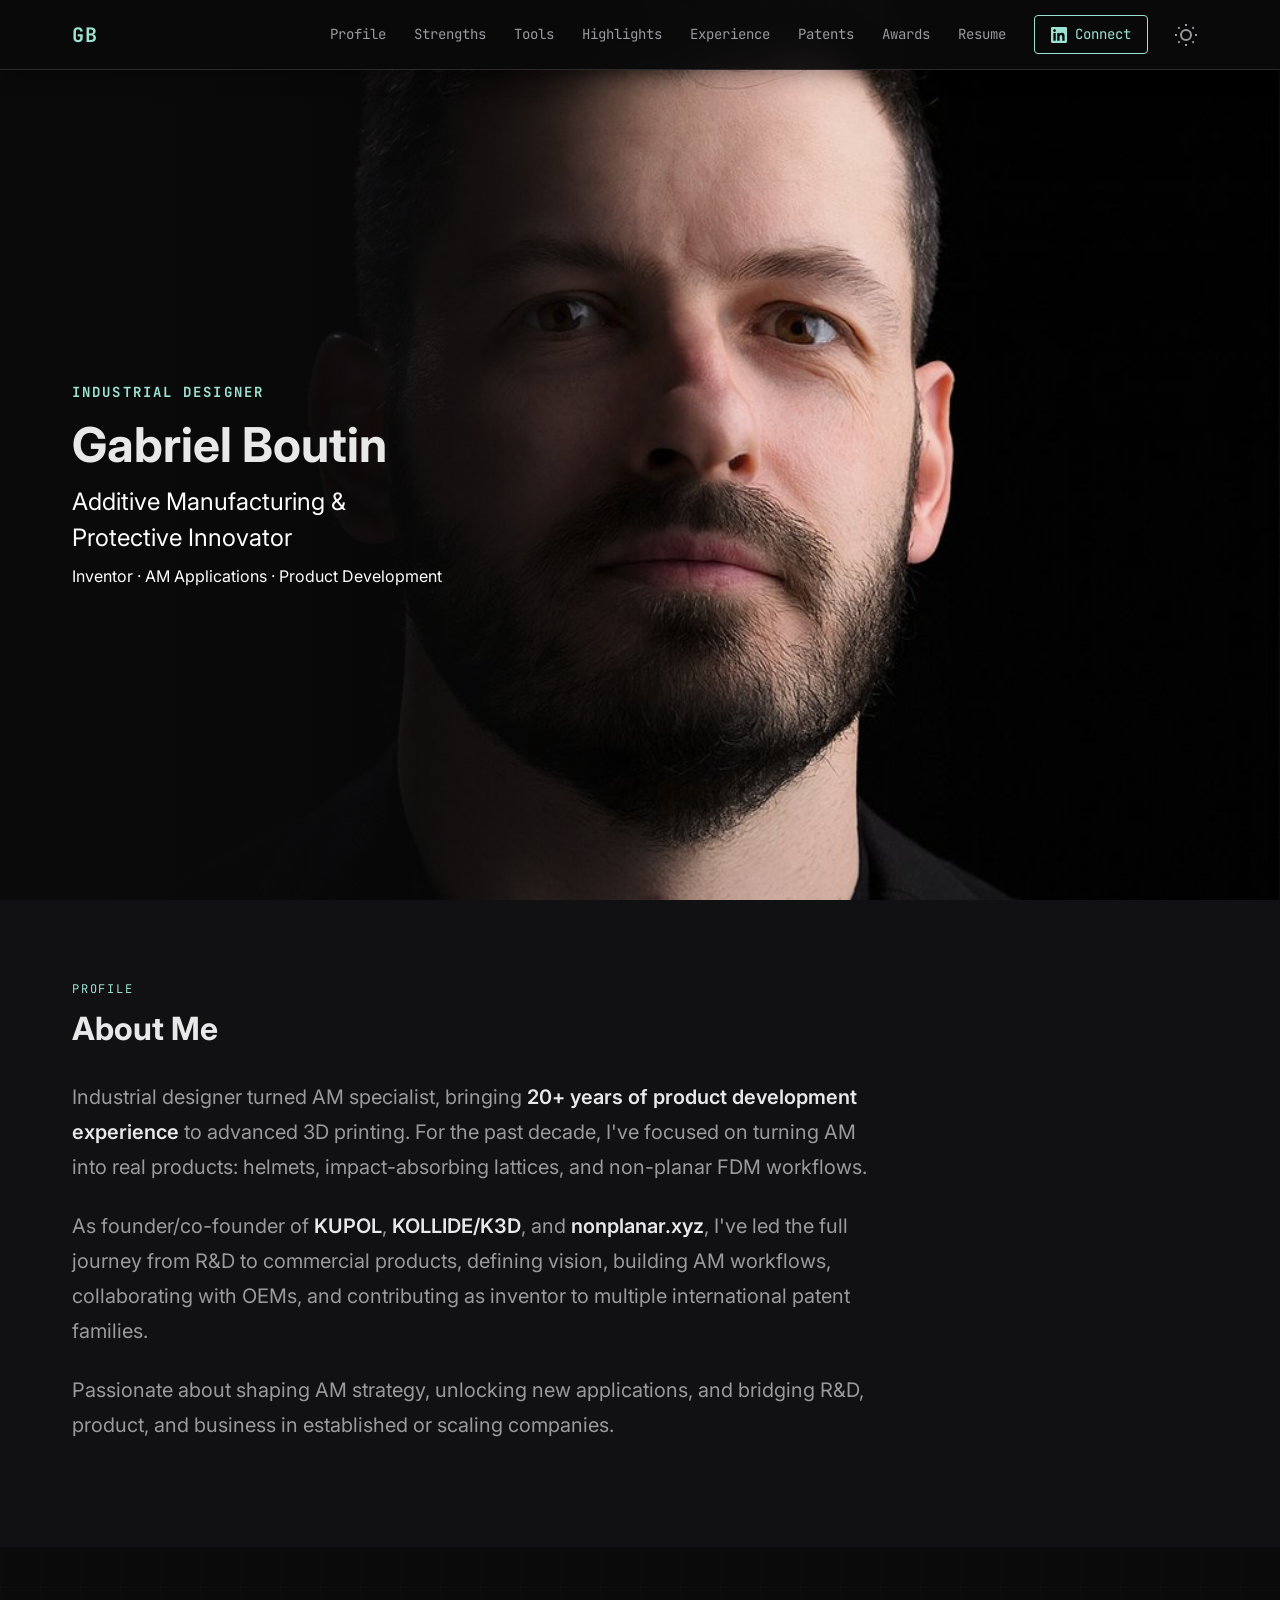
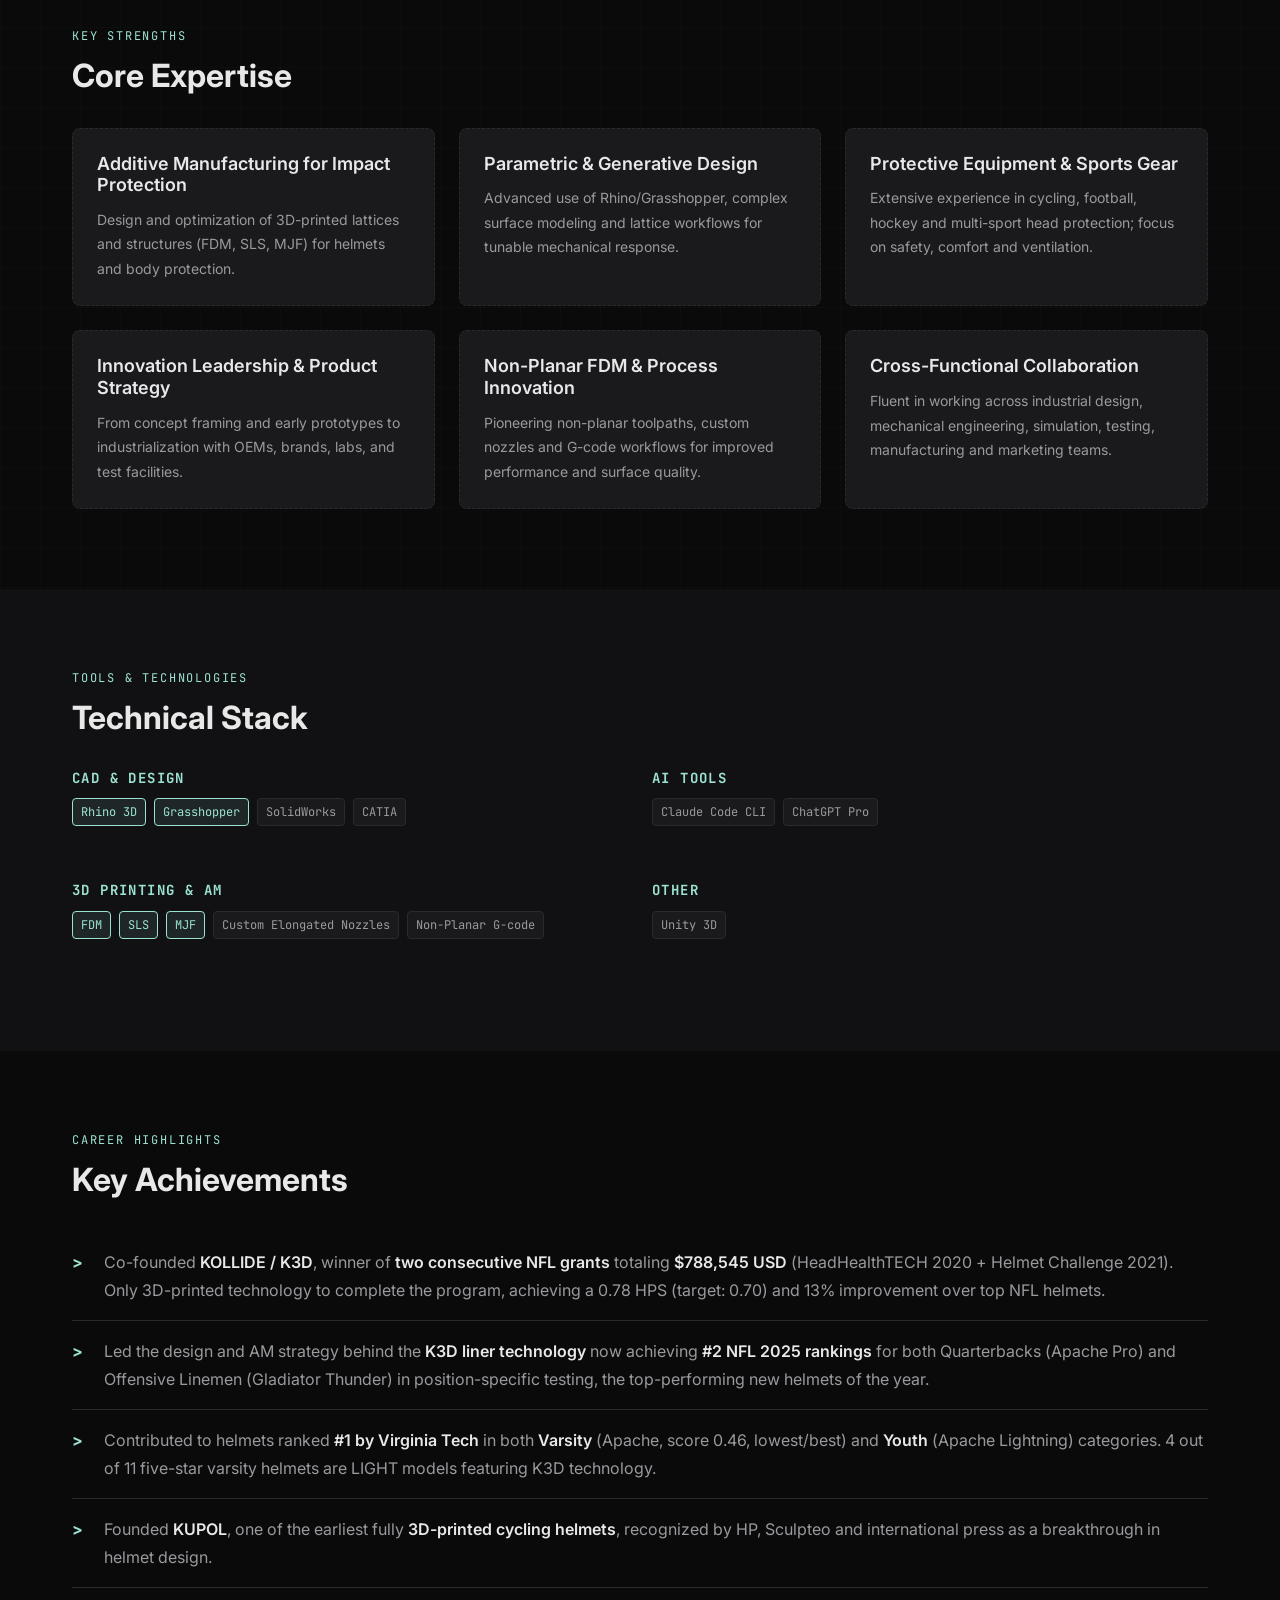
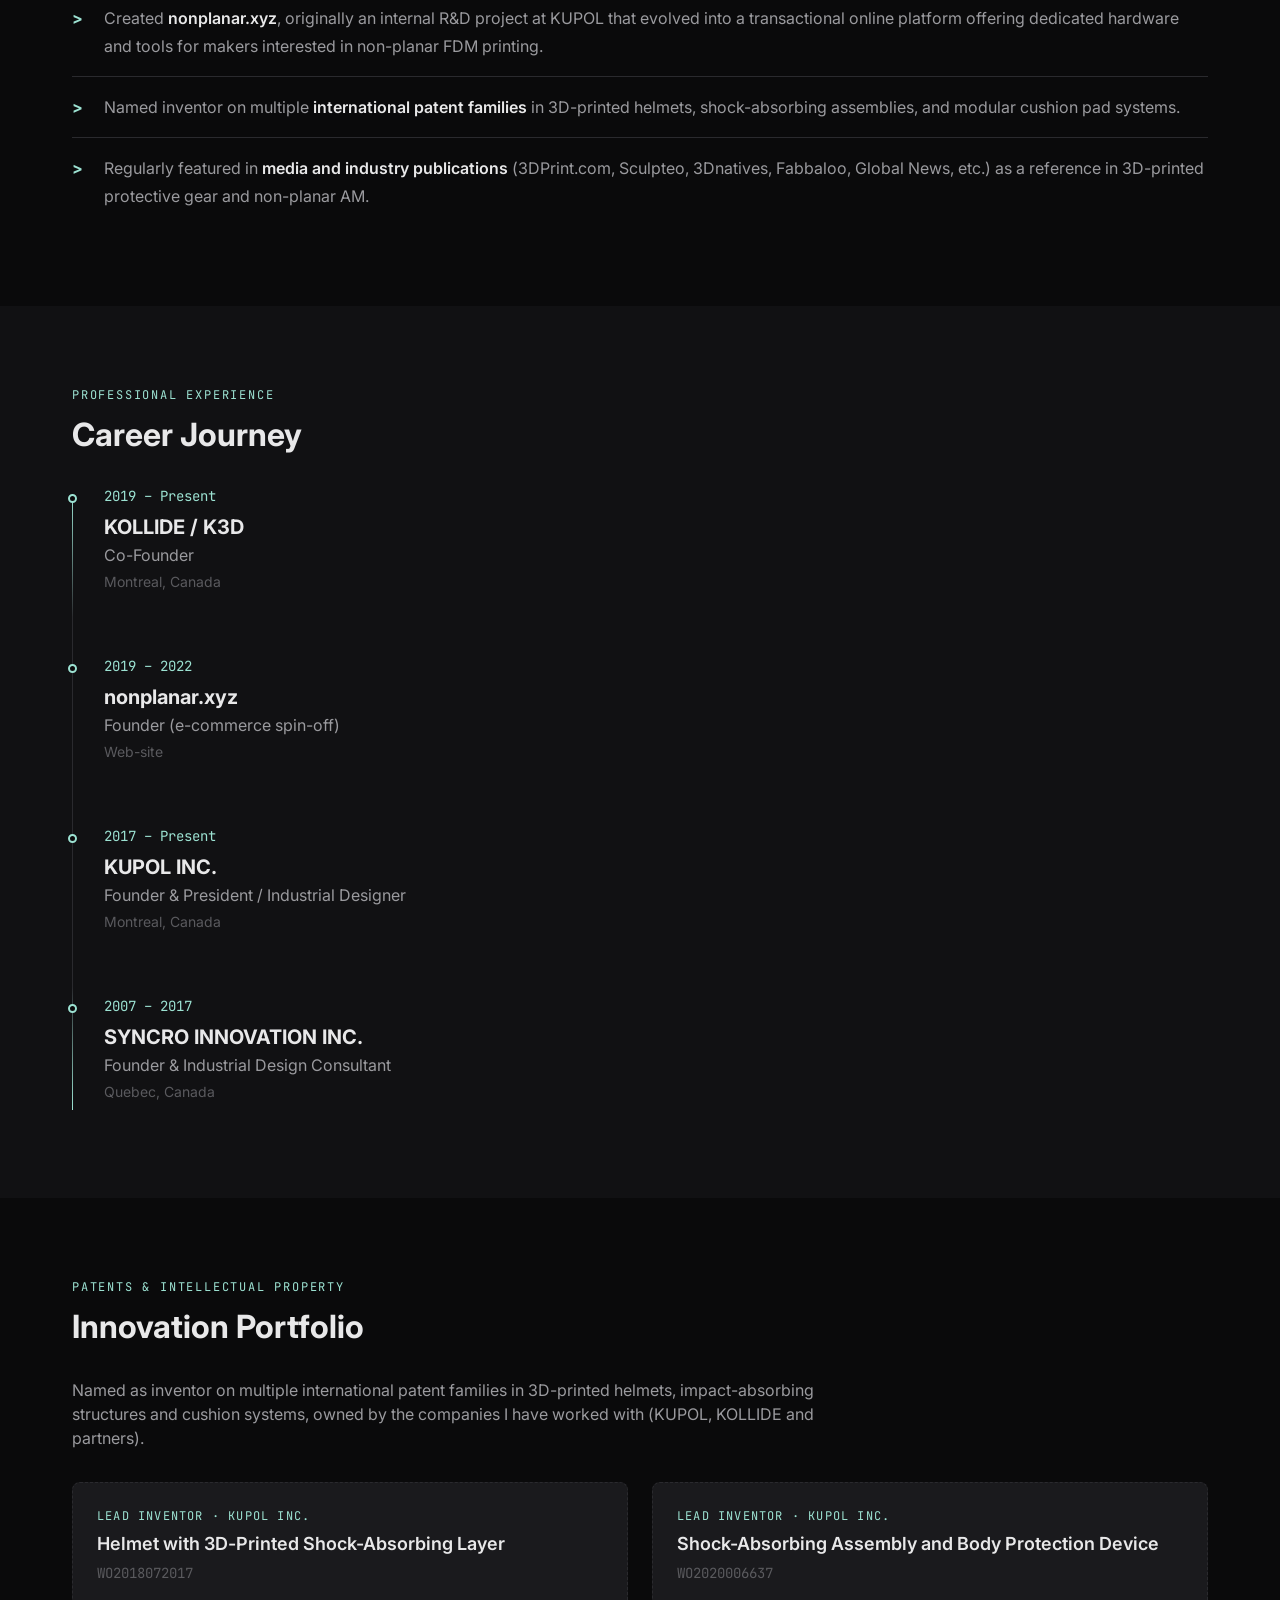
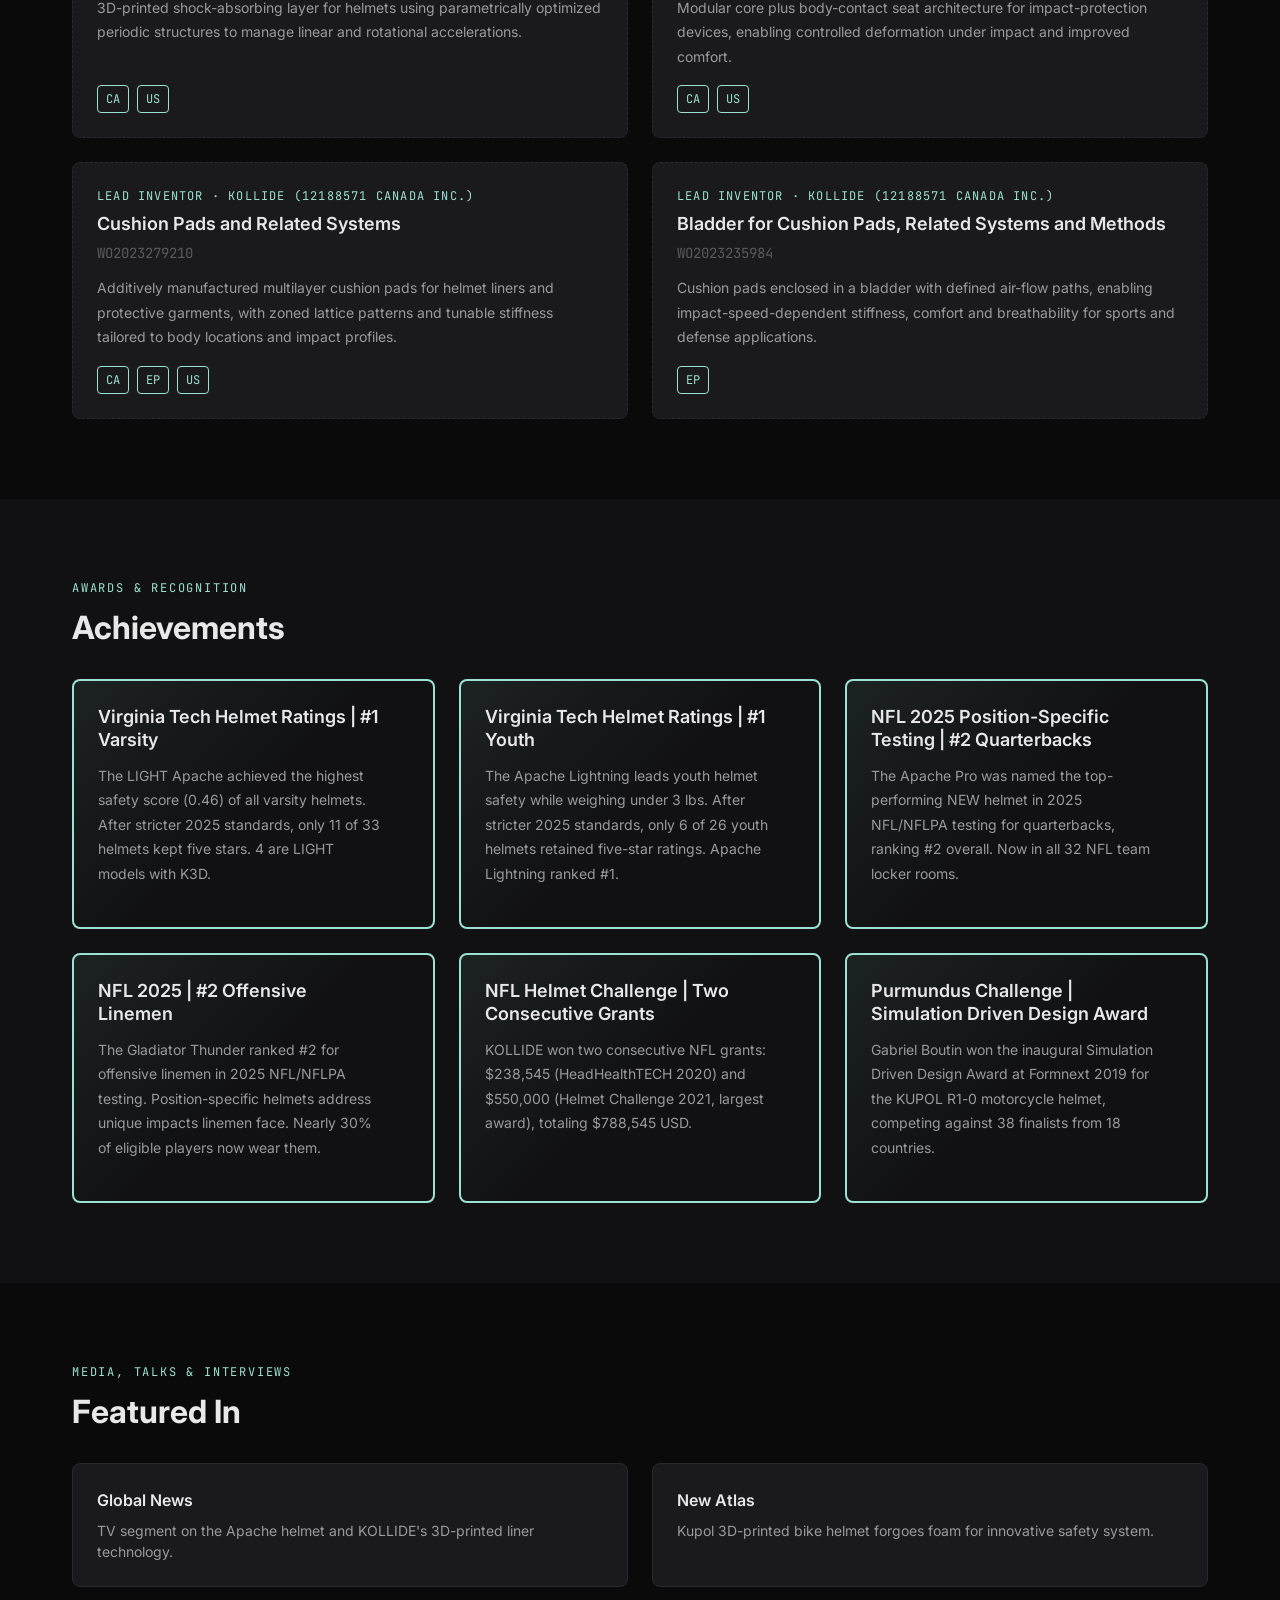
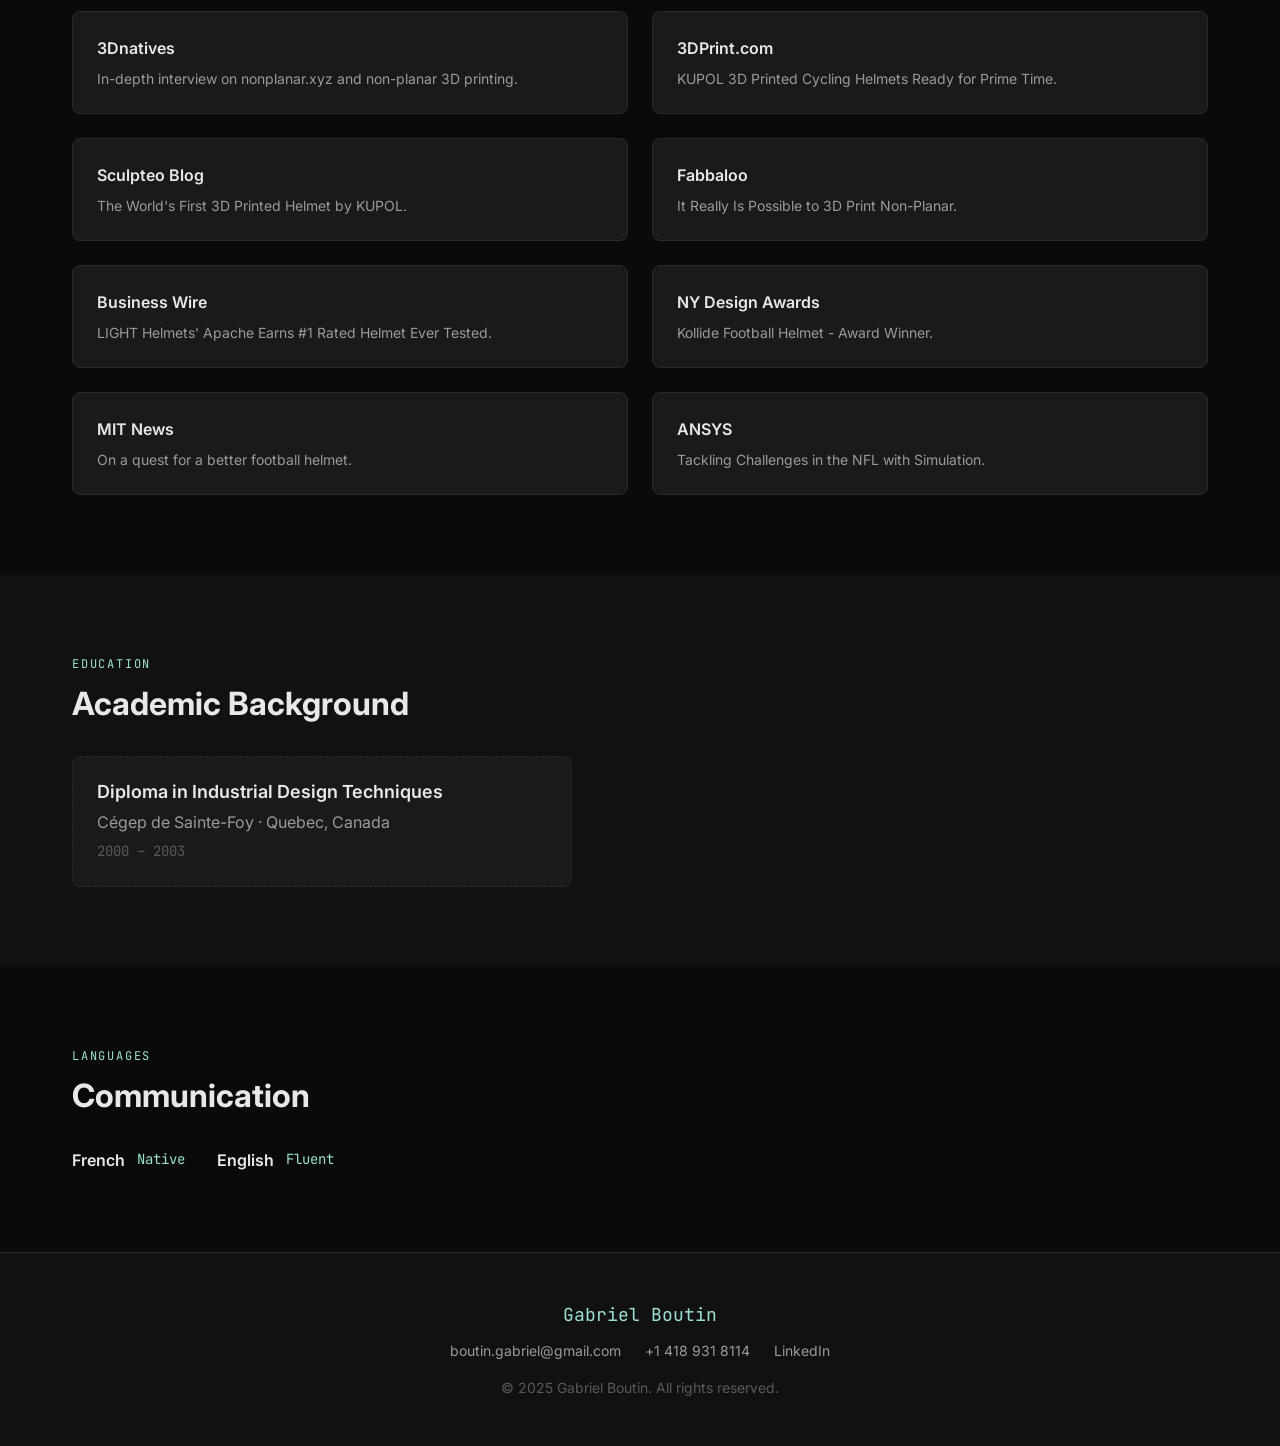
<file: index.html>
<!DOCTYPE html>
<html lang="en">
<head>
  <meta charset="UTF-8">
  <meta name="viewport" content="width=device-width, initial-scale=1.0">
  <title>Gabriel Boutin | Additive Manufacturing & Protective Gear Innovator</title>
  <meta name="description" content="Industrial designer and entrepreneur with 10+ years of experience in additive manufacturing, specializing in 3D-printed protective equipment, impact-absorbing lattices, and non-planar FDM workflows.">

  <!-- Canonical URL -->
  <link rel="canonical" href="https://gabrielboutin.com/">

  <!-- Open Graph -->
  <meta property="og:title" content="Gabriel Boutin | Additive Manufacturing & Protective Gear Innovator">
  <meta property="og:description" content="Industrial designer and entrepreneur with 10+ years of experience in additive manufacturing, specializing in 3D-printed protective equipment and impact-absorbing lattices.">
  <meta property="og:type" content="website">
  <meta property="og:url" content="https://gabrielboutin.com/">
  <meta property="og:image" content="https://gabrielboutin.com/images/portrait_optimized.jpg">
  <meta property="og:locale" content="en_US">
  <meta property="og:site_name" content="Gabriel Boutin">

  <!-- Twitter Card -->
  <meta name="twitter:card" content="summary_large_image">
  <meta name="twitter:title" content="Gabriel Boutin | Additive Manufacturing & Protective Gear Innovator">
  <meta name="twitter:description" content="Industrial designer and entrepreneur with 10+ years of experience in additive manufacturing.">
  <meta name="twitter:image" content="https://gabrielboutin.com/images/portrait_optimized.jpg">

  <!-- Favicon -->
  <link rel="icon" type="image/svg+xml" href="data:image/svg+xml,<svg xmlns='http://www.w3.org/2000/svg' viewBox='0 0 100 100'><text x='50' y='55' dominant-baseline='middle' text-anchor='middle' font-family='Arial,sans-serif' font-size='68' font-weight='bold'>GB</text></svg>">

  <!-- Structured Data (JSON-LD) -->
  <script type="application/ld+json">
  {
    "@context": "https://schema.org",
    "@type": "Person",
    "name": "Gabriel Boutin",
    "url": "https://gabrielboutin.com",
    "image": "https://gabrielboutin.com/images/portrait_optimized.jpg",
    "jobTitle": "Additive Manufacturing Specialist & Co-Founder",
    "worksFor": {
      "@type": "Organization",
      "name": "KOLLIDE"
    },
    "description": "Industrial designer and entrepreneur with 20+ years of product development experience, specializing in 3D-printed protective equipment, impact-absorbing lattices, and non-planar FDM workflows.",
    "knowsAbout": ["Additive Manufacturing", "3D Printing", "FDM", "SLS", "MJF", "Industrial Design", "Protective Equipment", "Helmet Design", "Non-Planar Printing"],
    "alumniOf": {
      "@type": "EducationalOrganization",
      "name": "Cégep de Sainte-Foy"
    },
    "sameAs": [
      "https://www.linkedin.com/in/gabriel-boutin-bb145b26/",
      "https://kollide.ca",
      "https://kupol.ca"
    ]
  }
  </script>

  <!-- Fonts -->
  <link rel="preconnect" href="https://fonts.googleapis.com">
  <link rel="preconnect" href="https://fonts.gstatic.com" crossorigin>
  <link href="https://fonts.googleapis.com/css2?family=Inter:wght@400;500;600;700&family=JetBrains+Mono:wght@400;500&display=swap" rel="stylesheet">

  <!-- Styles -->
  <link rel="stylesheet" href="css/main.css">
</head>
<body>
  <!-- Scroll Progress Bar -->
  <div class="scroll-progress" id="scroll-progress"></div>

  <!-- Skip Link -->
  <a href="#main" class="sr-only">Skip to main content</a>

  <!-- Navigation -->
  <nav class="nav" id="nav">
    <div class="container nav__inner">
      <a href="#home" class="nav__brand">
        <span class="nav__logo">GB</span>
      </a>

      <button class="nav__toggle" aria-label="Toggle menu" aria-expanded="false">
        <span class="nav__hamburger"></span>
      </button>

      <ul class="nav__menu" id="nav-menu">
        <li><a href="#profile" class="nav__link">Profile</a></li>
        <li><a href="#strengths" class="nav__link">Strengths</a></li>
        <li><a href="#tools" class="nav__link">Tools</a></li>
        <li><a href="#highlights" class="nav__link">Highlights</a></li>
        <li><a href="#experience" class="nav__link">Experience</a></li>
        <li><a href="#patents" class="nav__link">Patents</a></li>
        <li><a href="#awards" class="nav__link">Awards</a></li>
        <li><a href="/resume.html" class="nav__link">Resume</a></li>
      </ul>

      <a href="https://www.linkedin.com/in/gabriel-boutin-bb145b26/" target="_blank" rel="noopener" class="nav__contact" aria-label="Connect on LinkedIn">
        <svg xmlns="http://www.w3.org/2000/svg" viewBox="0 0 24 24" fill="currentColor"><path d="M20.447 20.452h-3.554v-5.569c0-1.328-.027-3.037-1.852-3.037-1.853 0-2.136 1.445-2.136 2.939v5.667H9.351V9h3.414v1.561h.046c.477-.9 1.637-1.85 3.37-1.85 3.601 0 4.267 2.37 4.267 5.455v6.286zM5.337 7.433c-1.144 0-2.063-.926-2.063-2.065 0-1.138.92-2.063 2.063-2.063 1.14 0 2.064.925 2.064 2.063 0 1.139-.925 2.065-2.064 2.065zm1.782 13.019H3.555V9h3.564v11.452zM22.225 0H1.771C.792 0 0 .774 0 1.729v20.542C0 23.227.792 24 1.771 24h20.451C23.2 24 24 23.227 24 22.271V1.729C24 .774 23.2 0 22.222 0h.003z"/></svg>
        <span class="nav__contact-text">Connect</span>
      </a>

      <button class="theme-toggle" id="theme-toggle" aria-label="Toggle dark/light mode">
        <svg class="theme-toggle__icon theme-toggle__icon--sun" viewBox="0 0 24 24" fill="none" stroke="currentColor" stroke-width="2">
          <circle cx="12" cy="12" r="5"/>
          <path d="M12 1v2M12 21v2M4.22 4.22l1.42 1.42M18.36 18.36l1.42 1.42M1 12h2M21 12h2M4.22 19.78l1.42-1.42M18.36 5.64l1.42-1.42"/>
        </svg>
        <svg class="theme-toggle__icon theme-toggle__icon--moon" viewBox="0 0 24 24" fill="none" stroke="currentColor" stroke-width="2">
          <path d="M21 12.79A9 9 0 1 1 11.21 3 7 7 0 0 0 21 12.79z"/>
        </svg>
      </button>
    </div>
  </nav>

  <main id="main">
    <!-- Hero Section -->
    <header class="hero" id="home">
      <!-- Background images for smooth crossfade -->
      <div class="hero__bg-dark"></div>
      <div class="hero__bg-light"></div>
      <!-- Overlays for text readability -->
      <div class="hero__overlay-dark"></div>
      <div class="hero__overlay-light"></div>

      <div class="container">
        <div class="hero__content">
          <span class="hero__label text-accent">Industrial Designer</span>
          <h1 class="hero__title">Gabriel Boutin</h1>
          <p class="hero__subtitle">Additive Manufacturing &<br>Protective Innovator</p>
          <p class="hero__tagline">Inventor · AM Applications · Product Development</p>

                  </div>
        </div>
    </header>

    <!-- Profile Section -->
    <section class="section section--alt" id="profile">
      <div class="container">
        <span class="section__label">Profile</span>
        <h2 class="section__title">About Me</h2>

        <div class="profile__text">
          <p>Industrial designer turned AM specialist, bringing <strong>20+ years of product development experience</strong> to advanced 3D printing. For the past decade, I've focused on turning AM into real products: helmets, impact-absorbing lattices, and non-planar FDM workflows.</p>

          <p>As founder/co-founder of <strong>KUPOL</strong>, <strong>KOLLIDE/K3D</strong>, and <strong>nonplanar.xyz</strong>, I've led the full journey from R&D to commercial products, defining vision, building AM workflows, collaborating with OEMs, and contributing as inventor to multiple international patent families.</p>

          <p>Passionate about shaping AM strategy, unlocking new applications, and bridging R&D, product, and business in established or scaling companies.</p>
        </div>
      </div>
    </section>

    <!-- Key Strengths Section -->
    <section class="section section--grid" id="strengths">
      <div class="container">
        <span class="section__label">Key Strengths</span>
        <h2 class="section__title">Core Expertise</h2>

        <div class="grid grid--3col">
          <article class="card card--technical">
            <h3 class="card__title">Additive Manufacturing for Impact Protection</h3>
            <p class="card__content">Design and optimization of 3D-printed lattices and structures (FDM, SLS, MJF) for helmets and body protection.</p>
          </article>

          <article class="card card--technical">
            <h3 class="card__title">Parametric & Generative Design</h3>
            <p class="card__content">Advanced use of Rhino/Grasshopper, complex surface modeling and lattice workflows for tunable mechanical response.</p>
          </article>

          <article class="card card--technical">
            <h3 class="card__title">Protective Equipment & Sports Gear</h3>
            <p class="card__content">Extensive experience in cycling, football, hockey and multi-sport head protection; focus on safety, comfort and ventilation.</p>
          </article>

          <article class="card card--technical">
            <h3 class="card__title">Innovation Leadership & Product Strategy</h3>
            <p class="card__content">From concept framing and early prototypes to industrialization with OEMs, brands, labs, and test facilities.</p>
          </article>

          <article class="card card--technical">
            <h3 class="card__title">Non-Planar FDM & Process Innovation</h3>
            <p class="card__content">Pioneering non-planar toolpaths, custom nozzles and G-code workflows for improved performance and surface quality.</p>
          </article>

          <article class="card card--technical">
            <h3 class="card__title">Cross-Functional Collaboration</h3>
            <p class="card__content">Fluent in working across industrial design, mechanical engineering, simulation, testing, manufacturing and marketing teams.</p>
          </article>
        </div>
      </div>
    </section>

    <!-- Tools & Technologies Section -->
    <section class="section section--alt" id="tools">
      <div class="container">
        <span class="section__label">Tools & Technologies</span>
        <h2 class="section__title">Technical Stack</h2>

        <div class="grid grid--2col">
          <div class="tools-category">
            <h3 class="tools-category__title">CAD & Design</h3>
            <div class="tags">
              <a href="https://www.rhino3d.com/" target="_blank" rel="noopener" class="expandable"><span class="tag tag--highlight">Rhino 3D</span></a>
              <a href="https://www.grasshopper3d.com/" target="_blank" rel="noopener" class="expandable"><span class="tag tag--highlight">Grasshopper</span></a>
              <a href="https://www.solidworks.com/" target="_blank" rel="noopener" class="expandable"><span class="tag">SolidWorks</span></a>
              <a href="https://www.3ds.com/products/catia" target="_blank" rel="noopener" class="expandable"><span class="tag">CATIA</span></a>
            </div>
          </div>

          <div class="tools-category">
            <h3 class="tools-category__title">AI Tools</h3>
            <div class="tags">
              <a href="https://docs.anthropic.com/en/docs/claude-code" target="_blank" rel="noopener" class="expandable"><span class="tag">Claude Code CLI</span></a>
              <a href="https://openai.com/chatgpt" target="_blank" rel="noopener" class="expandable"><span class="tag">ChatGPT Pro</span></a>
            </div>
          </div>

          <div class="tools-category">
            <h3 class="tools-category__title">3D Printing & AM</h3>
            <div class="tags">
              <a href="https://en.wikipedia.org/wiki/Fused_filament_fabrication" target="_blank" rel="noopener" class="expandable"><span class="tag tag--highlight">FDM</span></a>
              <a href="https://en.wikipedia.org/wiki/Selective_laser_sintering" target="_blank" rel="noopener" class="expandable"><span class="tag tag--highlight">SLS</span></a>
              <a href="https://en.wikipedia.org/wiki/Multi_Jet_Fusion" target="_blank" rel="noopener" class="expandable"><span class="tag tag--highlight">MJF</span></a>
              <a href="https://nonplanar.xyz" target="_blank" rel="noopener" class="expandable"><span class="tag">Custom Elongated Nozzles</span></a>
              <a href="https://www.nonplanar.xyz/g-codes" target="_blank" rel="noopener" class="expandable"><span class="tag">Non-Planar G-code</span></a>
            </div>
          </div>

          <div class="tools-category">
            <h3 class="tools-category__title">Other</h3>
            <div class="tags">
              <a href="https://unity.com/" target="_blank" rel="noopener" class="expandable"><span class="tag">Unity 3D</span></a>
            </div>
          </div>
        </div>
      </div>
    </section>

    <!-- Career Highlights Section -->
    <section class="section" id="highlights">
      <div class="container">
        <span class="section__label">Career Highlights</span>
        <h2 class="section__title">Key Achievements</h2>

        <ul class="highlight-list">
          <li class="highlight-list__item">
            <a href="https://www.nfl.com/playerhealthandsafety/equipment-and-innovation/innovation-challenges/nfl-helmet-challenge-raises-the-bar-for-helmet-technology-and-performance-awards" target="_blank" rel="noopener" class="expandable">Co-founded <strong>KOLLIDE / K3D</strong>, winner of <strong>two consecutive NFL grants</strong> totaling <strong>$788,545 USD</strong> (HeadHealthTECH 2020 + Helmet Challenge 2021). Only 3D-printed technology to complete the program, achieving a 0.78 HPS (target: 0.70) and 13% improvement over top NFL helmets.</a>
          </li>
          <li class="highlight-list__item">
            <a href="https://www.nfl.com/playerhealthandsafety/equipment-and-innovation/equipment-testing/helmet-laboratory-testing-performance-results" target="_blank" rel="noopener" class="expandable">Led the design and AM strategy behind the <strong>K3D liner technology</strong> now achieving <strong>#2 NFL 2025 rankings</strong> for both Quarterbacks (Apache Pro) and Offensive Linemen (Gladiator Thunder) in position-specific testing, the top-performing new helmets of the year.</a>
          </li>
          <li class="highlight-list__item">
            <a href="https://www.helmet.beam.vt.edu/" target="_blank" rel="noopener" class="expandable">Contributed to helmets ranked <strong>#1 by Virginia Tech</strong> in both <strong>Varsity</strong> (Apache, score 0.46, lowest/best) and <strong>Youth</strong> (Apache Lightning) categories. 4 out of 11 five-star varsity helmets are LIGHT models featuring K3D technology.</a>
          </li>
          <li class="highlight-list__item">
            <a href="https://www.sculpteo.com/blog/2018/10/19/the-world-first-3d-printed-helmet-by-kupol/" target="_blank" rel="noopener" class="expandable">Founded <strong>KUPOL</strong>, one of the earliest fully <strong>3D-printed cycling helmets</strong>, recognized by HP, Sculpteo and international press as a breakthrough in helmet design.</a>
          </li>
          <li class="highlight-list__item">
            <a href="https://www.3dnatives.com/en/nonplanar-xyz-interview-080420204/" target="_blank" rel="noopener" class="expandable">Created <strong>nonplanar.xyz</strong>, originally an internal R&D project at KUPOL that evolved into a transactional online platform offering dedicated hardware and tools for makers interested in non-planar FDM printing.</a>
          </li>
          <li class="highlight-list__item">
            <a href="https://patents.google.com/?q=helmet+cushion+pad+3d+printed" target="_blank" rel="noopener" class="expandable">Named inventor on multiple <strong>international patent families</strong> in 3D-printed helmets, shock-absorbing assemblies, and modular cushion pad systems.</a>
          </li>
          <li class="highlight-list__item">
            <a href="https://3dprint.com/221323/kupol-3d-printed-cycling-helmets-ready-for-prime-time/" target="_blank" rel="noopener" class="expandable">Regularly featured in <strong>media and industry publications</strong> (3DPrint.com, Sculpteo, 3Dnatives, Fabbaloo, Global News, etc.) as a reference in 3D-printed protective gear and non-planar AM.</a>
          </li>
        </ul>
      </div>
    </section>

    <!-- Professional Experience Section -->
    <section class="section section--alt" id="experience">
      <div class="container">
        <span class="section__label">Professional Experience</span>
        <h2 class="section__title">Career Journey</h2>

        <div class="timeline">
          <!-- KOLLIDE / K3D -->
          <article class="timeline__item expandable">
            <span class="timeline__date">2019 – Present</span>
            <h3 class="timeline__title"><a href="https://kollide.ca" target="_blank" rel="noopener">KOLLIDE / K3D <svg xmlns="http://www.w3.org/2000/svg" width="14" height="14" viewBox="0 0 24 24" fill="none" stroke="currentColor" stroke-width="2" stroke-linecap="round" stroke-linejoin="round"><path d="M18 13v6a2 2 0 0 1-2 2H5a2 2 0 0 1-2-2V8a2 2 0 0 1 2-2h6"/><polyline points="15 3 21 3 21 9"/><line x1="10" x2="21" y1="14" y2="3"/></svg></a></h3>
            <span class="timeline__role">Co-Founder</span>
            <span class="timeline__location">Montreal, Canada</span>
            <div class="timeline__details">
              <p class="timeline__description">KOLLIDE is a Montreal-based collective and company focused on developing advanced 3D-printed football helmet technology. K3D is the 3D-printed liner platform developed within KOLLIDE.</p>
              <ul class="timeline__list">
                <li>Led the <strong>3D printing strategy and parametric design workflows</strong> for football helmet liners and related impact systems.</li>
                <li>Developed and refined <strong>3D lattice architectures</strong> tuned for specific impact zones, player positions and comfort requirements.</li>
                <li>Guided the design of the <strong>K3D liner technology</strong> integrated into commercial football helmets (LIGHT helmets), now achieving <strong>#2 NFL 2025 position-specific rankings</strong> (QB and OL) and <strong>#1 Virginia Tech ratings</strong> in Varsity and Youth categories.</li>
                <li>Contributed to helmets representing <strong>4 out of 11 five-star varsity helmets</strong> in Virginia Tech's updated 2025 rating system.</li>
                <li>Worked closely with simulation teams, material experts and testing partners to iterate rapidly between design, print and impact test.</li>
                <li>Contributed as inventor to <strong>patent families</strong> on cushion pads and bladder systems for helmets and other protective equipment.</li>
                <li>Represented KOLLIDE in media and industry events, explaining the technology behind 3D-printed helmet liners and their benefits for player safety.</li>
              </ul>
            </div>
          </article>

          <!-- nonplanar.xyz -->
          <article class="timeline__item expandable">
            <span class="timeline__date">2019 – 2022</span>
            <h3 class="timeline__title"><a href="https://nonplanar.xyz" target="_blank" rel="noopener">nonplanar.xyz <svg xmlns="http://www.w3.org/2000/svg" width="14" height="14" viewBox="0 0 24 24" fill="none" stroke="currentColor" stroke-width="2" stroke-linecap="round" stroke-linejoin="round"><path d="M18 13v6a2 2 0 0 1-2 2H5a2 2 0 0 1-2-2V8a2 2 0 0 1 2-2h6"/><polyline points="15 3 21 3 21 9"/><line x1="10" x2="21" y1="14" y2="3"/></svg></a></h3>
            <span class="timeline__role">Founder (e-commerce spin-off)</span>
            <span class="timeline__location">Web-site</span>
            <div class="timeline__details">
              <p class="timeline__description">nonplanar.xyz started as an internal R&D project at KUPOL and evolved into a transactional online platform offering tools for makers interested in non-planar FDM printing.</p>
              <ul class="timeline__list">
                <li>Developed and productized <strong>dedicated hardware and tools</strong> for non-planar printing (elongated nozzles, accessories, example G-code and workflows).</li>
                <li>Launched and operated an <strong>online shop</strong> targeting the maker and 3D-printing enthusiast community, providing ready-to-use products for non-planar FDM experiments.</li>
                <li>Created educational content and documentation to help users adopt non-planar workflows on standard desktop 3D printers.</li>
                <li>Positioned nonplanar.xyz as a recognizable reference for non-planar printing within the AM and maker communities.</li>
              </ul>
            </div>
          </article>

          <!-- KUPOL -->
          <article class="timeline__item expandable">
            <span class="timeline__date">2017 – Present</span>
            <h3 class="timeline__title"><a href="https://kupol.ca" target="_blank" rel="noopener">KUPOL INC. <svg xmlns="http://www.w3.org/2000/svg" width="14" height="14" viewBox="0 0 24 24" fill="none" stroke="currentColor" stroke-width="2" stroke-linecap="round" stroke-linejoin="round"><path d="M18 13v6a2 2 0 0 1-2 2H5a2 2 0 0 1-2-2V8a2 2 0 0 1 2-2h6"/><polyline points="15 3 21 3 21 9"/><line x1="10" x2="21" y1="14" y2="3"/></svg></a></h3>
            <span class="timeline__role">Founder & President / Industrial Designer</span>
            <span class="timeline__location">Montreal, Canada</span>
            <div class="timeline__details">
              <p class="timeline__description">KUPOL develops innovative helmets and protective structures using 3D printing as a core technology.</p>
              <ul class="timeline__list">
                <li>Conceived and developed one of the <strong>first fully 3D-printed bike helmets</strong>, integrating a multi-layer energy management system and complex lattice structures.</li>
                <li>Led the end-to-end product development: industrial design, CAD, lattice design, integration of straps and retention systems, ventilation strategy and overall product architecture.</li>
                <li>Collaborated with <strong>HP and Sculpteo</strong> to validate production workflows using MJF (Multi Jet Fusion) technology and to showcase KUPOL as a case study in advanced 3D-printed helmets.</li>
                <li>Created and refined 3D-printed structures for other applications (e.g., insoles, body protection concepts).</li>
                <li><strong>Incubated nonplanar.xyz</strong> as an internal KUPOL R&D initiative, which later evolved into an independent transactional online platform for makers focused on non-planar FDM printing.</li>
                <li>Contributed as inventor to <strong>patent families</strong> covering 3D-printed helmets and shock-absorbing assemblies.</li>
              </ul>
            </div>
          </article>

          <!-- SYNCRO -->
          <article class="timeline__item expandable">
            <span class="timeline__date">2007 – 2017</span>
            <h3 class="timeline__title">SYNCRO INNOVATION INC.</h3>
            <span class="timeline__role">Founder & Industrial Design Consultant</span>
            <span class="timeline__location">Quebec, Canada</span>
            <div class="timeline__details">
              <p class="timeline__description">Independent industrial design consultancy focused on product design, surface modeling and visualization.</p>
              <ul class="timeline__list">
                <li>Provided <strong>industrial design and CAD services</strong> to clients in various sectors, including sports equipment and consumer products.</li>
                <li>Developed strong expertise in complex surface modeling and high-quality 3D visualization.</li>
                <li>Explored emerging <strong>additive manufacturing</strong> technologies, which directly led to the creation of KUPOL and later KOLLIDE/K3D.</li>
                <li>Managed client relationships, project scopes and small multidisciplinary teams.</li>
              </ul>
            </div>
          </article>
        </div>
      </div>
    </section>

    <!-- Patents Section -->
    <section class="section" id="patents">
      <div class="container">
        <span class="section__label">Patents & Intellectual Property</span>
        <h2 class="section__title">Innovation Portfolio</h2>

        <p class="text-secondary" style="margin-bottom: var(--space-6); max-width: 800px;">Named as inventor on multiple international patent families in 3D-printed helmets, impact-absorbing structures and cushion systems, owned by the companies I have worked with (KUPOL, KOLLIDE and partners).</p>

        <div class="grid grid--2col">
          <a href="https://patents.google.com/patent/WO2018072017A1" target="_blank" rel="noopener" class="patent-card expandable">
            <span class="patent-card__role font-mono text-accent">Lead Inventor · KUPOL INC.</span>
            <h3 class="patent-card__title">Helmet with 3D-Printed Shock-Absorbing Layer</h3>
            <span class="patent-card__number font-mono text-muted">WO2018072017 <svg xmlns="http://www.w3.org/2000/svg" width="12" height="12" viewBox="0 0 24 24" fill="none" stroke="currentColor" stroke-width="2" stroke-linecap="round" stroke-linejoin="round"><path d="M18 13v6a2 2 0 0 1-2 2H5a2 2 0 0 1-2-2V8a2 2 0 0 1 2-2h6"/><polyline points="15 3 21 3 21 9"/><line x1="10" x2="21" y1="14" y2="3"/></svg></span>
            <p class="patent-card__description">3D-printed shock-absorbing layer for helmets using parametrically optimized periodic structures to manage linear and rotational accelerations.</p>
            <div class="patent-card__jurisdictions">
              <span class="tag tag--accent">CA</span>
              <span class="tag tag--accent">US</span>
            </div>
          </a>

          <a href="https://patents.google.com/patent/WO2020006637A1" target="_blank" rel="noopener" class="patent-card expandable">
            <span class="patent-card__role font-mono text-accent">Lead Inventor · KUPOL INC.</span>
            <h3 class="patent-card__title">Shock-Absorbing Assembly and Body Protection Device</h3>
            <span class="patent-card__number font-mono text-muted">WO2020006637 <svg xmlns="http://www.w3.org/2000/svg" width="12" height="12" viewBox="0 0 24 24" fill="none" stroke="currentColor" stroke-width="2" stroke-linecap="round" stroke-linejoin="round"><path d="M18 13v6a2 2 0 0 1-2 2H5a2 2 0 0 1-2-2V8a2 2 0 0 1 2-2h6"/><polyline points="15 3 21 3 21 9"/><line x1="10" x2="21" y1="14" y2="3"/></svg></span>
            <p class="patent-card__description">Modular core plus body-contact seat architecture for impact-protection devices, enabling controlled deformation under impact and improved comfort.</p>
            <div class="patent-card__jurisdictions">
              <span class="tag tag--accent">CA</span>
              <span class="tag tag--accent">US</span>
            </div>
          </a>

          <a href="https://patents.google.com/patent/WO2023279210A1" target="_blank" rel="noopener" class="patent-card expandable">
            <span class="patent-card__role font-mono text-accent">Lead Inventor · KOLLIDE (12188571 CANADA INC.)</span>
            <h3 class="patent-card__title">Cushion Pads and Related Systems</h3>
            <span class="patent-card__number font-mono text-muted">WO2023279210 <svg xmlns="http://www.w3.org/2000/svg" width="12" height="12" viewBox="0 0 24 24" fill="none" stroke="currentColor" stroke-width="2" stroke-linecap="round" stroke-linejoin="round"><path d="M18 13v6a2 2 0 0 1-2 2H5a2 2 0 0 1-2-2V8a2 2 0 0 1 2-2h6"/><polyline points="15 3 21 3 21 9"/><line x1="10" x2="21" y1="14" y2="3"/></svg></span>
            <p class="patent-card__description">Additively manufactured multilayer cushion pads for helmet liners and protective garments, with zoned lattice patterns and tunable stiffness tailored to body locations and impact profiles.</p>
            <div class="patent-card__jurisdictions">
              <span class="tag tag--accent">CA</span>
              <span class="tag tag--accent">EP</span>
              <span class="tag tag--accent">US</span>
            </div>
          </a>

          <a href="https://patents.google.com/patent/WO2023235984A1" target="_blank" rel="noopener" class="patent-card expandable">
            <span class="patent-card__role font-mono text-accent">Lead Inventor · KOLLIDE (12188571 CANADA INC.)</span>
            <h3 class="patent-card__title">Bladder for Cushion Pads, Related Systems and Methods</h3>
            <span class="patent-card__number font-mono text-muted">WO2023235984 <svg xmlns="http://www.w3.org/2000/svg" width="12" height="12" viewBox="0 0 24 24" fill="none" stroke="currentColor" stroke-width="2" stroke-linecap="round" stroke-linejoin="round"><path d="M18 13v6a2 2 0 0 1-2 2H5a2 2 0 0 1-2-2V8a2 2 0 0 1 2-2h6"/><polyline points="15 3 21 3 21 9"/><line x1="10" x2="21" y1="14" y2="3"/></svg></span>
            <p class="patent-card__description">Cushion pads enclosed in a bladder with defined air-flow paths, enabling impact-speed-dependent stiffness, comfort and breathability for sports and defense applications.</p>
            <div class="patent-card__jurisdictions">
              <span class="tag tag--accent">EP</span>
            </div>
          </a>
        </div>
      </div>
    </section>

    <!-- Awards Section -->
    <section class="section section--alt" id="awards">
      <div class="container">
        <span class="section__label">Awards & Recognition</span>
        <h2 class="section__title">Achievements</h2>

        <div class="grid grid--3col">
          <a href="https://www.helmet.beam.vt.edu/varsity-football-helmet-ratings.html" target="_blank" rel="noopener" class="award-card award-card--featured expandable">
            <h3 class="award-card__title">Virginia Tech Helmet Ratings | #1 Varsity</h3>
            <p class="award-card__description">The LIGHT Apache achieved the highest safety score (0.46) of all varsity helmets. After stricter 2025 standards, only 11 of 33 helmets kept five stars. 4 are LIGHT models with K3D.</p>
            <div class="card-detail">
              <svg class="award-card__icon" xmlns="http://www.w3.org/2000/svg" width="14" height="14" viewBox="0 0 24 24" fill="none" stroke="currentColor" stroke-width="2" stroke-linecap="round" stroke-linejoin="round"><path d="M18 13v6a2 2 0 0 1-2 2H5a2 2 0 0 1-2-2V8a2 2 0 0 1 2-2h6"/><polyline points="15 3 21 3 21 9"/><line x1="10" x2="21" y1="14" y2="3"/></svg>
              <span class="card-detail__date">2025 · Independent Safety Validation</span>
              <p class="card-detail__excerpt">K3D's 3D-printed lattice structures absorb impact through controlled deformation, dissipating energy layer by layer. 40% lighter than traditional foam helmets while reducing significantly more impact energy.</p>
            </div>
          </a>

          <a href="https://www.helmet.beam.vt.edu/youth-football-helmet-ratings.html" target="_blank" rel="noopener" class="award-card award-card--featured expandable">
            <h3 class="award-card__title">Virginia Tech Helmet Ratings | #1 Youth</h3>
            <p class="award-card__description">The Apache Lightning leads youth helmet safety while weighing under 3 lbs. After stricter 2025 standards, only 6 of 26 youth helmets retained five-star ratings. Apache Lightning ranked #1.</p>
            <div class="card-detail">
              <svg class="award-card__icon" xmlns="http://www.w3.org/2000/svg" width="14" height="14" viewBox="0 0 24 24" fill="none" stroke="currentColor" stroke-width="2" stroke-linecap="round" stroke-linejoin="round"><path d="M18 13v6a2 2 0 0 1-2 2H5a2 2 0 0 1-2-2V8a2 2 0 0 1 2-2h6"/><polyline points="15 3 21 3 21 9"/><line x1="10" x2="21" y1="14" y2="3"/></svg>
              <span class="card-detail__date">2025 · Independent Safety Validation</span>
              <p class="card-detail__excerpt">Features next-gen EPP pods for top-tier protection, ventilation, and comfort. The lightest five-star youth helmet available, helping young athletes stay agile while maximizing safety.</p>
            </div>
          </a>

          <a href="https://www.nfl.com/playerhealthandsafety/equipment-and-innovation/equipment-testing/helmet-laboratory-testing-performance-results" target="_blank" rel="noopener" class="award-card award-card--featured expandable">
            <h3 class="award-card__title">NFL 2025 Position-Specific Testing | #2 Quarterbacks</h3>
            <p class="award-card__description">The Apache Pro was named the top-performing NEW helmet in 2025 NFL/NFLPA testing for quarterbacks, ranking #2 overall. Now in all 32 NFL team locker rooms.</p>
            <div class="card-detail">
              <svg class="award-card__icon" xmlns="http://www.w3.org/2000/svg" width="14" height="14" viewBox="0 0 24 24" fill="none" stroke="currentColor" stroke-width="2" stroke-linecap="round" stroke-linejoin="round"><path d="M18 13v6a2 2 0 0 1-2 2H5a2 2 0 0 1-2-2V8a2 2 0 0 1 2-2h6"/><polyline points="15 3 21 3 21 9"/><line x1="10" x2="21" y1="14" y2="3"/></svg>
              <span class="card-detail__date">2025 · NFL/NFLPA Laboratory Testing</span>
              <p class="card-detail__excerpt">Equipped with 20 customizable impact zones and 3D-printed pods. The technology behind it contributed to 2024 recording the fewest concussions in NFL history, a 17% reduction from 2023.</p>
            </div>
          </a>

          <a href="https://www.nfl.com/playerhealthandsafety/equipment-and-innovation/equipment-testing/helmet-laboratory-testing-performance-results" target="_blank" rel="noopener" class="award-card award-card--featured expandable">
            <h3 class="award-card__title">NFL 2025 | #2 Offensive Linemen</h3>
            <p class="award-card__description">The Gladiator Thunder ranked #2 for offensive linemen in 2025 NFL/NFLPA testing. Position-specific helmets address unique impacts linemen face. Nearly 30% of eligible players now wear them.</p>
            <div class="card-detail">
              <svg class="award-card__icon" xmlns="http://www.w3.org/2000/svg" width="14" height="14" viewBox="0 0 24 24" fill="none" stroke="currentColor" stroke-width="2" stroke-linecap="round" stroke-linejoin="round"><path d="M18 13v6a2 2 0 0 1-2 2H5a2 2 0 0 1-2-2V8a2 2 0 0 1 2-2h6"/><polyline points="15 3 21 3 21 9"/><line x1="10" x2="21" y1="14" y2="3"/></svg>
              <span class="card-detail__date">2025 · NFL/NFLPA Laboratory Testing</span>
              <p class="card-detail__excerpt">Developed using K3D's advanced simulation tools to recreate and optimize for the specific impacts linemen experience. Weighs up to 40% less than competitors, reducing kinetic energy in collisions.</p>
            </div>
          </a>

          <a href="https://www.nfl.com/playerhealthandsafety/equipment-and-innovation/innovation-challenges/nfl-helmet-challenge-raises-the-bar-for-helmet-technology-and-performance-awards" target="_blank" rel="noopener" class="award-card award-card--featured expandable">
            <h3 class="award-card__title">NFL Helmet Challenge | Two Consecutive Grants</h3>
            <p class="award-card__description">KOLLIDE won two consecutive NFL grants: $238,545 (HeadHealthTECH 2020) and $550,000 (Helmet Challenge 2021, largest award), totaling $788,545 USD.</p>
            <div class="card-detail">
              <svg class="award-card__icon" xmlns="http://www.w3.org/2000/svg" width="14" height="14" viewBox="0 0 24 24" fill="none" stroke="currentColor" stroke-width="2" stroke-linecap="round" stroke-linejoin="round"><path d="M18 13v6a2 2 0 0 1-2 2H5a2 2 0 0 1-2-2V8a2 2 0 0 1 2-2h6"/><polyline points="15 3 21 3 21 9"/><line x1="10" x2="21" y1="14" y2="3"/></svg>
              <span class="card-detail__date">2020–2021 · Two Consecutive Grants ($788,545)</span>
              <p class="card-detail__excerpt">The winning design features 95 unique mesh pads, each optimized for different impact types. This technology now powers LIGHT helmets present in all 32 NFL locker rooms and ~100 NCAA programs.</p>
            </div>
          </a>

          <a href="https://www.tctmagazine.com/stealth-key-4d-3d-printed-rocket-purmundus/" target="_blank" rel="noopener" class="award-card award-card--featured expandable">
            <h3 class="award-card__title">Purmundus Challenge | Simulation Driven Design Award</h3>
            <p class="award-card__description">Gabriel Boutin won the inaugural Simulation Driven Design Award at Formnext 2019 for the KUPOL R1-0 motorcycle helmet, competing against 38 finalists from 18 countries.</p>
            <div class="card-detail">
              <svg class="award-card__icon" xmlns="http://www.w3.org/2000/svg" width="14" height="14" viewBox="0 0 24 24" fill="none" stroke="currentColor" stroke-width="2" stroke-linecap="round" stroke-linejoin="round"><path d="M18 13v6a2 2 0 0 1-2 2H5a2 2 0 0 1-2-2V8a2 2 0 0 1 2-2h6"/><polyline points="15 3 21 3 21 9"/><line x1="10" x2="21" y1="14" y2="3"/></svg>
              <span class="card-detail__date">Formnext 2019 · Frankfurt, Germany</span>
              <p class="card-detail__excerpt">The KUPOL R1-0 achieved sub-15mm protective padding thickness using TPU, a breakthrough impossible with traditional manufacturing. Five complete units print in just 12 hours on HP Jet Fusion.</p>
            </div>
          </a>
        </div>
      </div>
    </section>

    <!-- Media Section -->
    <section class="section" id="media">
      <div class="container">
        <span class="section__label">Media, Talks & Interviews</span>
        <h2 class="section__title">Featured In</h2>

        <div class="grid grid--2col">
          <a href="https://globalnews.ca/video/10932366/montreal-based-company-kollide-launches-new-apache-helmet" target="_blank" rel="noopener" class="media-list__item media-list__item--link expandable">
            <span class="media-list__outlet">Global News <svg class="media-list__icon" xmlns="http://www.w3.org/2000/svg" width="14" height="14" viewBox="0 0 24 24" fill="none" stroke="currentColor" stroke-width="2" stroke-linecap="round" stroke-linejoin="round"><path d="M18 13v6a2 2 0 0 1-2 2H5a2 2 0 0 1-2-2V8a2 2 0 0 1 2-2h6"/><polyline points="15 3 21 3 21 9"/><line x1="10" x2="21" y1="14" y2="3"/></svg></span>
            <p class="media-list__description">TV segment on the Apache helmet and KOLLIDE's 3D-printed liner technology.</p>
            <div class="card-detail">
              <span class="card-detail__date">2024</span>
              <p class="card-detail__excerpt">Montreal-based company KOLLIDE launches the Apache helmet featuring revolutionary 3D-printed liner technology, now rated #1 by Virginia Tech (Varsity and Youth) and #2 in NFL 2025 position-specific testing.</p>
            </div>
          </a>

          <a href="https://newatlas.com/kupol-3d-printed-bike-helmet/56580/" target="_blank" rel="noopener" class="media-list__item media-list__item--link expandable">
            <span class="media-list__outlet">New Atlas <svg class="media-list__icon" xmlns="http://www.w3.org/2000/svg" width="14" height="14" viewBox="0 0 24 24" fill="none" stroke="currentColor" stroke-width="2" stroke-linecap="round" stroke-linejoin="round"><path d="M18 13v6a2 2 0 0 1-2 2H5a2 2 0 0 1-2-2V8a2 2 0 0 1 2-2h6"/><polyline points="15 3 21 3 21 9"/><line x1="10" x2="21" y1="14" y2="3"/></svg></span>
            <p class="media-list__description">Kupol 3D-printed bike helmet forgoes foam for innovative safety system.</p>
            <div class="card-detail">
              <span class="card-detail__date">October 2018</span>
              <p class="card-detail__excerpt">Australian tech publication coverage of Gabriel Boutin's revolutionary Kupol helmet featuring the KOLLIDE Safety System with 3D-printed structure.</p>
            </div>
          </a>

          <a href="https://www.3dnatives.com/en/nonplanar-xyz-interview-080420204/" target="_blank" rel="noopener" class="media-list__item media-list__item--link expandable">
            <span class="media-list__outlet">3Dnatives <svg class="media-list__icon" xmlns="http://www.w3.org/2000/svg" width="14" height="14" viewBox="0 0 24 24" fill="none" stroke="currentColor" stroke-width="2" stroke-linecap="round" stroke-linejoin="round"><path d="M18 13v6a2 2 0 0 1-2 2H5a2 2 0 0 1-2-2V8a2 2 0 0 1 2-2h6"/><polyline points="15 3 21 3 21 9"/><line x1="10" x2="21" y1="14" y2="3"/></svg></span>
            <p class="media-list__description">In-depth interview on nonplanar.xyz and non-planar 3D printing.</p>
            <div class="card-detail">
              <span class="card-detail__date">April 2020</span>
              <p class="card-detail__excerpt">"Layers are meant to fly!" Interview with Gabriel Boutin about reinventing FDM printing by exploiting the Z-axis and enabling curved layer paths.</p>
            </div>
          </a>

          <a href="https://3dprint.com/221323/kupol-3d-printed-cycling-helmets-ready-for-prime-time/" target="_blank" rel="noopener" class="media-list__item media-list__item--link expandable">
            <span class="media-list__outlet">3DPrint.com <svg class="media-list__icon" xmlns="http://www.w3.org/2000/svg" width="14" height="14" viewBox="0 0 24 24" fill="none" stroke="currentColor" stroke-width="2" stroke-linecap="round" stroke-linejoin="round"><path d="M18 13v6a2 2 0 0 1-2 2H5a2 2 0 0 1-2-2V8a2 2 0 0 1 2-2h6"/><polyline points="15 3 21 3 21 9"/><line x1="10" x2="21" y1="14" y2="3"/></svg></span>
            <p class="media-list__description">KUPOL 3D Printed Cycling Helmets Ready for Prime Time.</p>
            <div class="card-detail">
              <span class="card-detail__date">August 2018</span>
              <p class="card-detail__excerpt">KUPOL bicycle helmets take advantage of 3D printing to offer novel structures that absorb impacts while providing superior comfort and ventilation.</p>
            </div>
          </a>

          <a href="https://www.sculpteo.com/blog/2018/10/19/the-world-first-3d-printed-helmet-by-kupol/" target="_blank" rel="noopener" class="media-list__item media-list__item--link expandable">
            <span class="media-list__outlet">Sculpteo Blog <svg class="media-list__icon" xmlns="http://www.w3.org/2000/svg" width="14" height="14" viewBox="0 0 24 24" fill="none" stroke="currentColor" stroke-width="2" stroke-linecap="round" stroke-linejoin="round"><path d="M18 13v6a2 2 0 0 1-2 2H5a2 2 0 0 1-2-2V8a2 2 0 0 1 2-2h6"/><polyline points="15 3 21 3 21 9"/><line x1="10" x2="21" y1="14" y2="3"/></svg></span>
            <p class="media-list__description">The World's First 3D Printed Helmet by KUPOL.</p>
            <div class="card-detail">
              <span class="card-detail__date">October 2018</span>
              <p class="card-detail__excerpt">Canadian start-up KUPOL joins forces with Sculpteo to develop a unique cycle helmet using HP Multi Jet Fusion technology for improved safety and comfort.</p>
            </div>
          </a>

          <a href="https://www.fabbaloo.com/2020/09/it-really-is-possible-to-3d-print-non-planar" target="_blank" rel="noopener" class="media-list__item media-list__item--link expandable">
            <span class="media-list__outlet">Fabbaloo <svg class="media-list__icon" xmlns="http://www.w3.org/2000/svg" width="14" height="14" viewBox="0 0 24 24" fill="none" stroke="currentColor" stroke-width="2" stroke-linecap="round" stroke-linejoin="round"><path d="M18 13v6a2 2 0 0 1-2 2H5a2 2 0 0 1-2-2V8a2 2 0 0 1 2-2h6"/><polyline points="15 3 21 3 21 9"/><line x1="10" x2="21" y1="14" y2="3"/></svg></span>
            <p class="media-list__description">It Really Is Possible to 3D Print Non-Planar.</p>
            <div class="card-detail">
              <span class="card-detail__date">September 2020</span>
              <p class="card-detail__excerpt">Coverage of nonplanar.xyz demonstrating that non-planar 3D printing is achievable on standard desktop FDM printers with the right tools and techniques.</p>
            </div>
          </a>

          <a href="https://www.businesswire.com/news/home/20241206780585/en/LIGHT-Helmets-Apache-Earns-1-Rated-Helmet-Ever-Tested" target="_blank" rel="noopener" class="media-list__item media-list__item--link expandable">
            <span class="media-list__outlet">Business Wire <svg class="media-list__icon" xmlns="http://www.w3.org/2000/svg" width="14" height="14" viewBox="0 0 24 24" fill="none" stroke="currentColor" stroke-width="2" stroke-linecap="round" stroke-linejoin="round"><path d="M18 13v6a2 2 0 0 1-2 2H5a2 2 0 0 1-2-2V8a2 2 0 0 1 2-2h6"/><polyline points="15 3 21 3 21 9"/><line x1="10" x2="21" y1="14" y2="3"/></svg></span>
            <p class="media-list__description">LIGHT Helmets' Apache Earns #1 Rated Helmet Ever Tested.</p>
            <div class="card-detail">
              <span class="card-detail__date">December 2024</span>
              <p class="card-detail__excerpt">Apache helmet featuring KOLLIDE's 3D-printed technology earns the highest rating ever recorded by Virginia Tech's renowned helmet-testing lab.</p>
            </div>
          </a>

          <a href="https://nydesignawards.com/winner-info.php?id=1110" target="_blank" rel="noopener" class="media-list__item media-list__item--link expandable">
            <span class="media-list__outlet">NY Design Awards <svg class="media-list__icon" xmlns="http://www.w3.org/2000/svg" width="14" height="14" viewBox="0 0 24 24" fill="none" stroke="currentColor" stroke-width="2" stroke-linecap="round" stroke-linejoin="round"><path d="M18 13v6a2 2 0 0 1-2 2H5a2 2 0 0 1-2-2V8a2 2 0 0 1 2-2h6"/><polyline points="15 3 21 3 21 9"/><line x1="10" x2="21" y1="14" y2="3"/></svg></span>
            <p class="media-list__description">Kollide Football Helmet - Award Winner.</p>
            <div class="card-detail">
              <span class="card-detail__date">2022</span>
              <p class="card-detail__excerpt">KOLLIDE's innovative helmet recognized by New York Product Design Awards for pioneering 3D-printed protection technology.</p>
            </div>
          </a>

          <a href="https://news.mit.edu/2025/alumnus-helps-make-safest-football-helmet-ever-tested-0401" target="_blank" rel="noopener" class="media-list__item media-list__item--link expandable">
            <span class="media-list__outlet">MIT News <svg class="media-list__icon" xmlns="http://www.w3.org/2000/svg" width="14" height="14" viewBox="0 0 24 24" fill="none" stroke="currentColor" stroke-width="2" stroke-linecap="round" stroke-linejoin="round"><path d="M18 13v6a2 2 0 0 1-2 2H5a2 2 0 0 1-2-2V8a2 2 0 0 1 2-2h6"/><polyline points="15 3 21 3 21 9"/><line x1="10" x2="21" y1="14" y2="3"/></svg></span>
            <p class="media-list__description">On a quest for a better football helmet.</p>
            <div class="card-detail">
              <span class="card-detail__date">April 2025</span>
              <p class="card-detail__excerpt">MIT News coverage of the safest football helmet ever tested, featuring technology developed in collaboration with KOLLIDE.</p>
            </div>
          </a>

          <a href="https://www.ansys.com/blog/tackling-challenges-in-the-nfl-with-simulation" target="_blank" rel="noopener" class="media-list__item media-list__item--link expandable">
            <span class="media-list__outlet">ANSYS <svg class="media-list__icon" xmlns="http://www.w3.org/2000/svg" width="14" height="14" viewBox="0 0 24 24" fill="none" stroke="currentColor" stroke-width="2" stroke-linecap="round" stroke-linejoin="round"><path d="M18 13v6a2 2 0 0 1-2 2H5a2 2 0 0 1-2-2V8a2 2 0 0 1 2-2h6"/><polyline points="15 3 21 3 21 9"/><line x1="10" x2="21" y1="14" y2="3"/></svg></span>
            <p class="media-list__description">Tackling Challenges in the NFL with Simulation.</p>
            <div class="card-detail">
              <span class="card-detail__date">2021</span>
              <p class="card-detail__excerpt">Engineering simulation software leader ANSYS highlights KOLLIDE's use of advanced simulation tools to optimize helmet safety performance.</p>
            </div>
          </a>
        </div>
      </div>
    </section>

    <!-- Education Section -->
    <section class="section section--alt" id="education">
      <div class="container">
        <span class="section__label">Education</span>
        <h2 class="section__title">Academic Background</h2>

        <article class="education-card">
          <h3 class="education-card__degree">Diploma in Industrial Design Techniques</h3>
          <p class="education-card__school">Cégep de Sainte-Foy · Quebec, Canada</p>
          <span class="education-card__date font-mono">2000 – 2003</span>
        </article>
      </div>
    </section>

    <!-- Languages Section -->
    <section class="section" id="languages">
      <div class="container">
        <span class="section__label">Languages</span>
        <h2 class="section__title">Communication</h2>

        <div class="languages">
          <div class="language">
            <span class="language__name">French</span>
            <span class="language__level">Native</span>
          </div>
          <div class="language">
            <span class="language__name">English</span>
            <span class="language__level">Fluent</span>
          </div>
        </div>
      </div>
    </section>
  </main>

  <!-- Footer -->
  <footer class="footer">
    <div class="container">
      <div class="footer__content">
        <p class="footer__name">Gabriel Boutin</p>
        <div class="footer__links">
          <a href="mailto:boutin.gabriel@gmail.com" class="footer__link">boutin.gabriel@gmail.com</a>
          <a href="tel:+14189318114" class="footer__link">+1 418 931 8114</a>
          <a href="https://linkedin.com/in/gabriel-boutin" class="footer__link" target="_blank" rel="noopener">LinkedIn</a>
        </div>
        <p class="footer__copyright">© 2025 Gabriel Boutin. All rights reserved.</p>
      </div>
    </div>
  </footer>

  <!-- Scroll to Top Button -->
  <button class="scroll-top" id="scroll-top" aria-label="Scroll to top">
    <svg xmlns="http://www.w3.org/2000/svg" width="24" height="24" viewBox="0 0 24 24" fill="none" stroke="currentColor" stroke-width="2" stroke-linecap="round" stroke-linejoin="round"><path d="m18 15-6-6-6 6"/></svg>
  </button>

  <script src="js/main.js"></script>
</body>
</html>
</file>
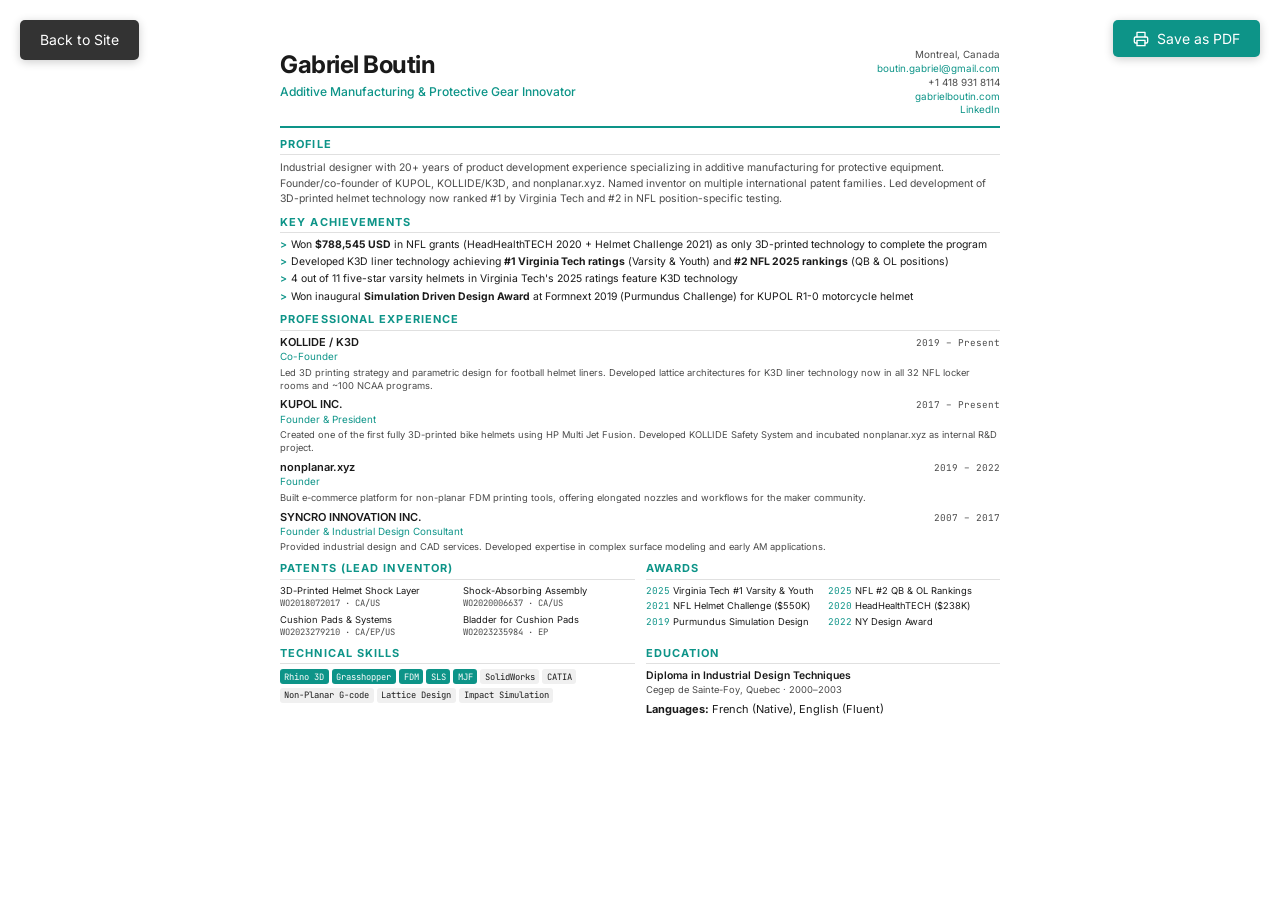
<file: resume.html>
<!DOCTYPE html>
<html lang="en">
<head>
  <meta charset="UTF-8">
  <meta name="viewport" content="width=device-width, initial-scale=1.0">
  <title>Gabriel Boutin | Resume</title>
  <meta name="robots" content="noindex">

  <!-- Fonts -->
  <link rel="preconnect" href="https://fonts.googleapis.com">
  <link rel="preconnect" href="https://fonts.gstatic.com" crossorigin>
  <link href="https://fonts.googleapis.com/css2?family=Inter:wght@400;500;600;700&family=JetBrains+Mono:wght@400;500&display=swap" rel="stylesheet">

  <style>
    :root {
      --color-text: #1a1a1a;
      --color-text-secondary: #4a4a4a;
      --color-accent: #0d9488;
      --color-border: #e0e0e0;
      --font-primary: 'Inter', -apple-system, BlinkMacSystemFont, sans-serif;
      --font-mono: 'JetBrains Mono', monospace;
    }

    * {
      margin: 0;
      padding: 0;
      box-sizing: border-box;
    }

    html {
      font-size: 11px;
    }

    body {
      font-family: var(--font-primary);
      font-size: 1rem;
      line-height: 1.4;
      color: var(--color-text);
      background: white;
      padding: 0.5in;
      max-width: 8.5in;
      margin: 0 auto;
    }

    /* Header */
    .resume-header {
      display: flex;
      justify-content: space-between;
      align-items: flex-start;
      padding-bottom: 0.8rem;
      border-bottom: 2px solid var(--color-accent);
      margin-bottom: 0.8rem;
    }

    .resume-header__name {
      font-size: 2.2rem;
      font-weight: 700;
      color: var(--color-text);
      letter-spacing: -0.02em;
    }

    .resume-header__title {
      font-size: 1.1rem;
      color: var(--color-accent);
      font-weight: 500;
      margin-top: 0.2rem;
    }

    .resume-header__contact {
      text-align: right;
      font-size: 0.9rem;
      color: var(--color-text-secondary);
    }

    .resume-header__contact a {
      color: var(--color-accent);
      text-decoration: none;
    }

    /* Sections */
    .resume-section {
      margin-bottom: 0.7rem;
    }

    .resume-section__title {
      font-size: 1rem;
      font-weight: 700;
      text-transform: uppercase;
      letter-spacing: 0.1em;
      color: var(--color-accent);
      border-bottom: 1px solid var(--color-border);
      padding-bottom: 0.2rem;
      margin-bottom: 0.4rem;
    }

    /* Profile */
    .resume-profile {
      font-size: 0.95rem;
      color: var(--color-text-secondary);
      line-height: 1.5;
    }

    /* Highlights */
    .resume-highlights {
      list-style: none;
    }

    .resume-highlights li {
      position: relative;
      padding-left: 1rem;
      margin-bottom: 0.25rem;
      font-size: 0.95rem;
    }

    .resume-highlights li::before {
      content: '>';
      position: absolute;
      left: 0;
      color: var(--color-accent);
      font-weight: 600;
    }

    /* Experience */
    .resume-job {
      margin-bottom: 0.5rem;
    }

    .resume-job__header {
      display: flex;
      justify-content: space-between;
      align-items: baseline;
    }

    .resume-job__company {
      font-weight: 600;
      font-size: 1rem;
    }

    .resume-job__date {
      font-family: var(--font-mono);
      font-size: 0.85rem;
      color: var(--color-text-secondary);
    }

    .resume-job__role {
      font-size: 0.9rem;
      color: var(--color-accent);
      margin-bottom: 0.15rem;
    }

    .resume-job__description {
      font-size: 0.85rem;
      color: var(--color-text-secondary);
    }

    /* Patents */
    .resume-patents {
      display: grid;
      grid-template-columns: 1fr 1fr;
      gap: 0.3rem 1rem;
    }

    .resume-patent {
      font-size: 0.85rem;
    }

    .resume-patent__number {
      font-family: var(--font-mono);
      font-size: 0.8rem;
      color: var(--color-text-secondary);
    }

    /* Awards */
    .resume-awards {
      display: grid;
      grid-template-columns: 1fr 1fr;
      gap: 0.2rem 1rem;
    }

    .resume-award {
      font-size: 0.85rem;
    }

    .resume-award__year {
      font-family: var(--font-mono);
      color: var(--color-accent);
    }

    /* Skills */
    .resume-skills {
      display: flex;
      flex-wrap: wrap;
      gap: 0.3rem;
    }

    .resume-skill {
      font-family: var(--font-mono);
      font-size: 0.8rem;
      padding: 0.15rem 0.4rem;
      background: #f0f0f0;
      border-radius: 3px;
    }

    .resume-skill--highlight {
      background: var(--color-accent);
      color: white;
    }

    /* Two columns layout */
    .resume-columns {
      display: grid;
      grid-template-columns: 1fr 1fr;
      gap: 1rem;
    }

    /* Education */
    .resume-education__degree {
      font-weight: 600;
      font-size: 0.95rem;
    }

    .resume-education__school {
      font-size: 0.85rem;
      color: var(--color-text-secondary);
    }

    /* Print button */
    .print-btn {
      position: fixed;
      top: 20px;
      right: 20px;
      padding: 10px 20px;
      background: var(--color-accent);
      color: white;
      border: none;
      border-radius: 5px;
      font-family: var(--font-primary);
      font-size: 14px;
      cursor: pointer;
      display: flex;
      align-items: center;
      gap: 8px;
      box-shadow: 0 2px 10px rgba(0,0,0,0.2);
    }

    .print-btn:hover {
      opacity: 0.9;
    }

    .back-link {
      position: fixed;
      top: 20px;
      left: 20px;
      padding: 10px 20px;
      background: #333;
      color: white;
      border: none;
      border-radius: 5px;
      font-family: var(--font-primary);
      font-size: 14px;
      text-decoration: none;
      box-shadow: 0 2px 10px rgba(0,0,0,0.2);
    }

    /* Print styles */
    @media print {
      html {
        font-size: 10.5px;
      }

      body {
        padding: 0;
        max-width: none;
      }

      .print-btn, .back-link {
        display: none;
      }

      @page {
        size: letter;
        margin: 0.5in;
      }
    }
  </style>
</head>
<body>
  <a href="/" class="back-link">Back to Site</a>
  <button class="print-btn" onclick="window.print()">
    <svg xmlns="http://www.w3.org/2000/svg" width="16" height="16" viewBox="0 0 24 24" fill="none" stroke="currentColor" stroke-width="2" stroke-linecap="round" stroke-linejoin="round"><path d="M6 9V2h12v7"/><path d="M6 18H4a2 2 0 0 1-2-2v-5a2 2 0 0 1 2-2h16a2 2 0 0 1 2 2v5a2 2 0 0 1-2 2h-2"/><rect width="12" height="8" x="6" y="14"/></svg>
    Save as PDF
  </button>

  <header class="resume-header">
    <div>
      <h1 class="resume-header__name">Gabriel Boutin</h1>
      <p class="resume-header__title">Additive Manufacturing & Protective Gear Innovator</p>
    </div>
    <div class="resume-header__contact">
      <div>Montreal, Canada</div>
      <div><a href="mailto:boutin.gabriel@gmail.com">boutin.gabriel@gmail.com</a></div>
      <div>+1 418 931 8114</div>
      <div><a href="https://gabrielboutin.com">gabrielboutin.com</a></div>
      <div><a href="https://linkedin.com/in/gabriel-boutin-bb145b26">LinkedIn</a></div>
    </div>
  </header>

  <section class="resume-section">
    <h2 class="resume-section__title">Profile</h2>
    <p class="resume-profile">
      Industrial designer with 20+ years of product development experience specializing in additive manufacturing for protective equipment. Founder/co-founder of KUPOL, KOLLIDE/K3D, and nonplanar.xyz. Named inventor on multiple international patent families. Led development of 3D-printed helmet technology now ranked #1 by Virginia Tech and #2 in NFL position-specific testing.
    </p>
  </section>

  <section class="resume-section">
    <h2 class="resume-section__title">Key Achievements</h2>
    <ul class="resume-highlights">
      <li>Won <strong>$788,545 USD</strong> in NFL grants (HeadHealthTECH 2020 + Helmet Challenge 2021) as only 3D-printed technology to complete the program</li>
      <li>Developed K3D liner technology achieving <strong>#1 Virginia Tech ratings</strong> (Varsity & Youth) and <strong>#2 NFL 2025 rankings</strong> (QB & OL positions)</li>
      <li>4 out of 11 five-star varsity helmets in Virginia Tech's 2025 ratings feature K3D technology</li>
      <li>Won inaugural <strong>Simulation Driven Design Award</strong> at Formnext 2019 (Purmundus Challenge) for KUPOL R1-0 motorcycle helmet</li>
    </ul>
  </section>

  <section class="resume-section">
    <h2 class="resume-section__title">Professional Experience</h2>

    <div class="resume-job">
      <div class="resume-job__header">
        <span class="resume-job__company">KOLLIDE / K3D</span>
        <span class="resume-job__date">2019 – Present</span>
      </div>
      <div class="resume-job__role">Co-Founder</div>
      <p class="resume-job__description">Led 3D printing strategy and parametric design for football helmet liners. Developed lattice architectures for K3D liner technology now in all 32 NFL locker rooms and ~100 NCAA programs.</p>
    </div>

    <div class="resume-job">
      <div class="resume-job__header">
        <span class="resume-job__company">KUPOL INC.</span>
        <span class="resume-job__date">2017 – Present</span>
      </div>
      <div class="resume-job__role">Founder & President</div>
      <p class="resume-job__description">Created one of the first fully 3D-printed bike helmets using HP Multi Jet Fusion. Developed KOLLIDE Safety System and incubated nonplanar.xyz as internal R&D project.</p>
    </div>

    <div class="resume-job">
      <div class="resume-job__header">
        <span class="resume-job__company">nonplanar.xyz</span>
        <span class="resume-job__date">2019 – 2022</span>
      </div>
      <div class="resume-job__role">Founder</div>
      <p class="resume-job__description">Built e-commerce platform for non-planar FDM printing tools, offering elongated nozzles and workflows for the maker community.</p>
    </div>

    <div class="resume-job">
      <div class="resume-job__header">
        <span class="resume-job__company">SYNCRO INNOVATION INC.</span>
        <span class="resume-job__date">2007 – 2017</span>
      </div>
      <div class="resume-job__role">Founder & Industrial Design Consultant</div>
      <p class="resume-job__description">Provided industrial design and CAD services. Developed expertise in complex surface modeling and early AM applications.</p>
    </div>
  </section>

  <div class="resume-columns">
    <section class="resume-section">
      <h2 class="resume-section__title">Patents (Lead Inventor)</h2>
      <div class="resume-patents">
        <div class="resume-patent">
          <div>3D-Printed Helmet Shock Layer</div>
          <div class="resume-patent__number">WO2018072017 · CA/US</div>
        </div>
        <div class="resume-patent">
          <div>Shock-Absorbing Assembly</div>
          <div class="resume-patent__number">WO2020006637 · CA/US</div>
        </div>
        <div class="resume-patent">
          <div>Cushion Pads & Systems</div>
          <div class="resume-patent__number">WO2023279210 · CA/EP/US</div>
        </div>
        <div class="resume-patent">
          <div>Bladder for Cushion Pads</div>
          <div class="resume-patent__number">WO2023235984 · EP</div>
        </div>
      </div>
    </section>

    <section class="resume-section">
      <h2 class="resume-section__title">Awards</h2>
      <div class="resume-awards">
        <div class="resume-award"><span class="resume-award__year">2025</span> Virginia Tech #1 Varsity & Youth</div>
        <div class="resume-award"><span class="resume-award__year">2025</span> NFL #2 QB & OL Rankings</div>
        <div class="resume-award"><span class="resume-award__year">2021</span> NFL Helmet Challenge ($550K)</div>
        <div class="resume-award"><span class="resume-award__year">2020</span> HeadHealthTECH ($238K)</div>
        <div class="resume-award"><span class="resume-award__year">2019</span> Purmundus Simulation Design</div>
        <div class="resume-award"><span class="resume-award__year">2022</span> NY Design Award</div>
      </div>
    </section>
  </div>

  <div class="resume-columns">
    <section class="resume-section">
      <h2 class="resume-section__title">Technical Skills</h2>
      <div class="resume-skills">
        <span class="resume-skill resume-skill--highlight">Rhino 3D</span>
        <span class="resume-skill resume-skill--highlight">Grasshopper</span>
        <span class="resume-skill resume-skill--highlight">FDM</span>
        <span class="resume-skill resume-skill--highlight">SLS</span>
        <span class="resume-skill resume-skill--highlight">MJF</span>
        <span class="resume-skill">SolidWorks</span>
        <span class="resume-skill">CATIA</span>
        <span class="resume-skill">Non-Planar G-code</span>
        <span class="resume-skill">Lattice Design</span>
        <span class="resume-skill">Impact Simulation</span>
      </div>
    </section>

    <section class="resume-section">
      <h2 class="resume-section__title">Education</h2>
      <div class="resume-education">
        <div class="resume-education__degree">Diploma in Industrial Design Techniques</div>
        <div class="resume-education__school">Cegep de Sainte-Foy, Quebec · 2000–2003</div>
      </div>
      <div style="margin-top: 0.5rem;">
        <strong>Languages:</strong> French (Native), English (Fluent)
      </div>
    </section>
  </div>

</body>
</html>
</file>
<file: css/main.css>
/* ==========================================================================
   Main CSS - Import all stylesheets
   ========================================================================== */

@import url('variables.css');
@import url('reset.css');
@import url('base.css');
@import url('layout.css');
@import url('components.css');
@import url('sections.css');
</file>
